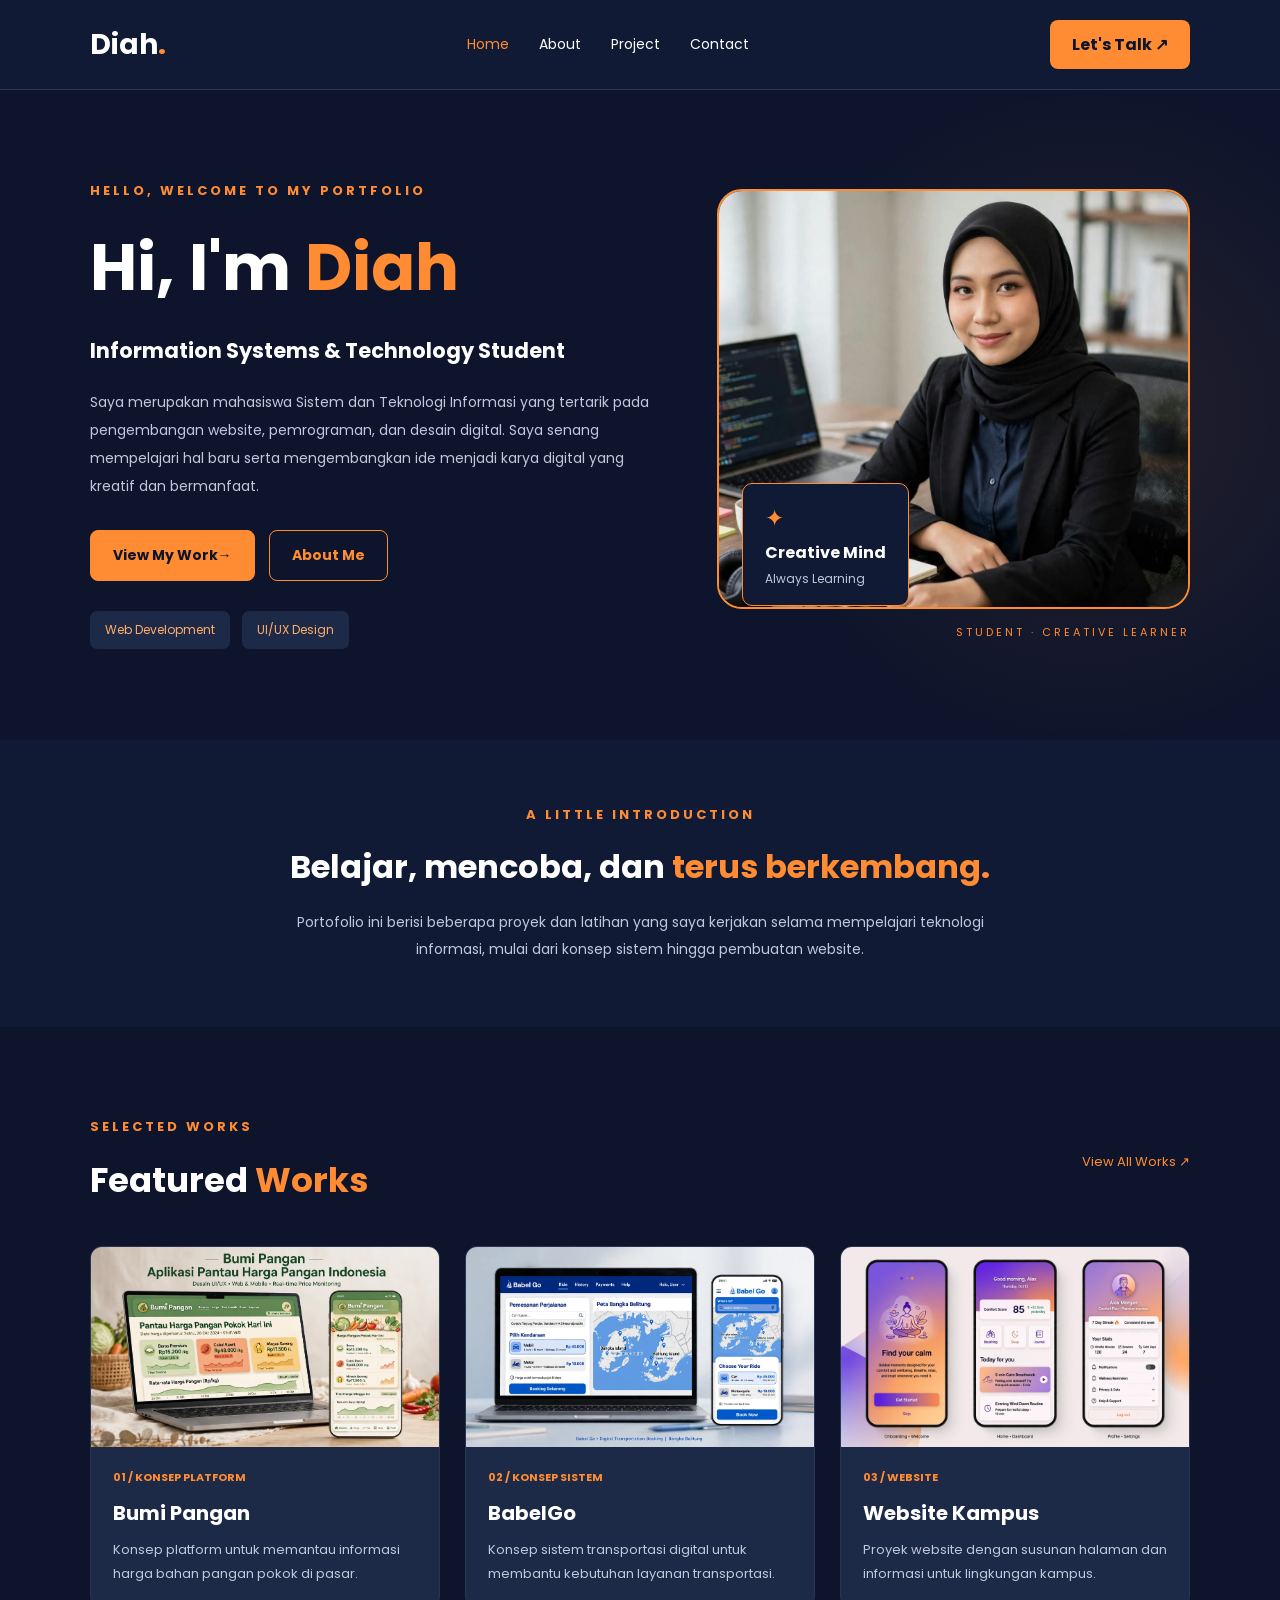
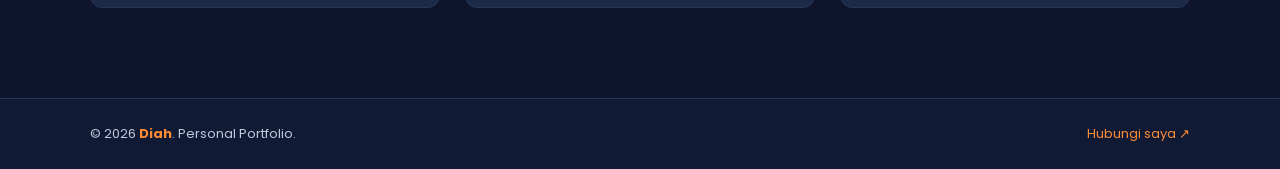
<file: index.html>
<!DOCTYPE html>
<html lang="id">
<head>
    <meta charset="UTF-8">
    <meta name="viewport" content="width=device-width, initial-scale=1.0">
    <title>Diah| Home</title>

    <link rel="stylesheet" href="index.css">

    <link rel="preconnect" href="https://fonts.googleapis.com">
    <link rel="preconnect" href="https://fonts.gstatic.com" crossorigin>
    <link href="https://fonts.googleapis.com/css2?family=Poppins:wght@400;500;600;700;800&display=swap" rel="stylesheet">
</head>

<body>

    <header class="site-header">

        <a class="logo" href="index.html">Diah<span>.</span></a>
        <nav class="main-nav" aria-label="Navigasi utama">
            <a class="active" href="index.html">Home</a>
            <a href="about.html">About</a>
            <a href="project.html">Project</a>
            <a href="kontak.html">Contact</a>
        </nav>

        <a class="header-button" href="kontak.html">
            Let's Talk <span>↗</span>
        </a>

    </header>

    <main>

        <section class="hero section-wrap" id="home">
            <article class="hero-text">

                <p class="eyebrow">
                    HELLO, WELCOME TO MY PORTFOLIO
                </p>

                <h1>Hi, I'm <span>Diah</span></h1>
                <h2>Information Systems &amp; Technology Student</h2>

                <p class="hero-description">
                    Saya merupakan mahasiswa Sistem dan Teknologi Informasi
                    yang tertarik pada pengembangan website, pemrograman,
                    dan desain digital. Saya senang mempelajari hal baru
                    serta mengembangkan ide menjadi karya digital yang
                    kreatif dan bermanfaat.
                </p>

                <div class="hero-actions">
                    <a class="button button-primary" href="project.html">
                        View My Work<span>→</span>
                    </a>

                    <a class="button button-outline" href="about.html">
                        About Me
                    </a>

                </div>

                <ul class="tag-list">
                    <li>Web Development</li>
                    <li>UI/UX Design</li>
                </ul>

            </article>


            <article class="hero-visual">
                <img class="hero-photo"
                     src="img/profil.jpeg"
                     alt="Foto profil Diahers">

                <aside class="floating-note">
                    <span class="note-star">✦</span>

                    <h3>Creative Mind</h3>
                    <p>Always Learning</p>

                </aside>

                <p class="photo-caption">
                    STUDENT · CREATIVE LEARNER
                </p>

            </article>
        </section>

        <section class="intro-strip section-wrap">

            <p class="eyebrow">A LITTLE INTRODUCTION</p>
            <h2>
                Belajar, mencoba, dan
                <span>terus berkembang.</span>
            </h2>

            <p>
                Portofolio ini berisi beberapa proyek dan latihan yang
                saya kerjakan selama mempelajari teknologi informasi,
                mulai dari konsep sistem hingga pembuatan website.
            </p>
        </section>

        <section class="section-wrap featured-section">
            <div class="section-heading">
                <div>
                    <p class="eyebrow">SELECTED WORKS</p>

                    <h2>Featured <span>Works</span></h2>
                </div>

                <a class="text-link" href="project.html">
                    View All Works ↗
                </a>
            </div>

            <div class="featured-grid">
                <article class="featured-card">
                    <img src="img/bumipangan.jpg"
                         alt="Tampilan proyek Bumi Pangan">

                    <div class="card-content">
                        <p class="card-category">
                            01 / KONSEP PLATFORM
                        </p>

                        <h3>Bumi Pangan</h3>
                        <p>
                            Konsep platform untuk memantau informasi
                            harga bahan pangan pokok di pasar.
                        </p>
                    </div>
                </article>


                <article class="featured-card">
                    <img src="img/babelgo.jpg"
                         alt="Tampilan proyek BabelGo">

                    <div class="card-content">
                        <p class="card-category">
                            02 / KONSEP SISTEM
                        </p>

                        <h3>BabelGo</h3>
                        <p>
                            Konsep sistem transportasi digital untuk
                            membantu kebutuhan layanan transportasi.
                        </p>
                    </div>
                </article>


                <article class="featured-card">
                    <img src="img/interface.jpg"
                         alt="Tampilan proyek website kampus">

                    <div class="card-content">
                        <p class="card-category">
                            03 / WEBSITE
                        </p>

                        <h3>Website Kampus</h3>
                        <p>
                            Proyek website dengan susunan halaman dan
                            informasi untuk lingkungan kampus.
                        </p>

                    </div>

                </article>
            </div>
        </section>
    </main>

    <footer class="site-footer">
        <p>© 2026 <span>Diah</span>. Personal Portfolio.</p>
        <a href="kontak.html">Hubungi saya ↗</a>

    </footer>
</body>
</html>
</file>
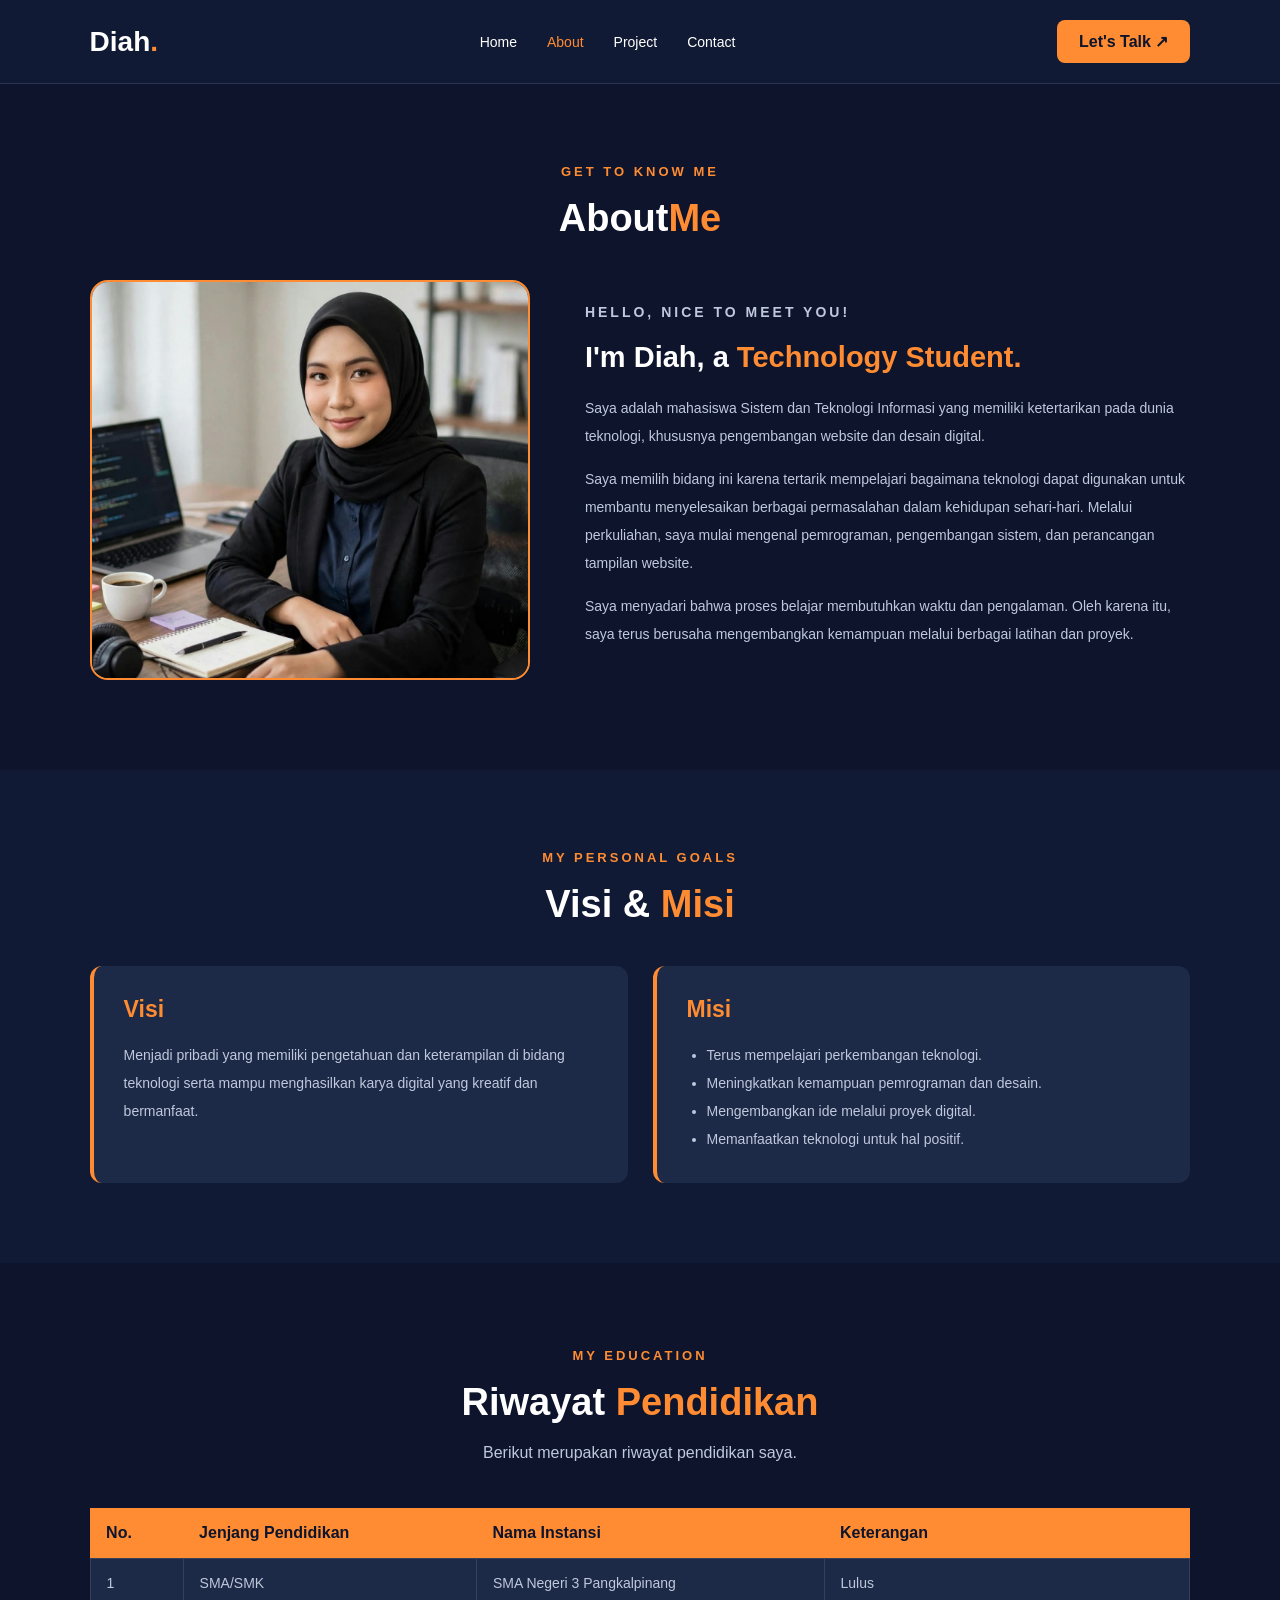
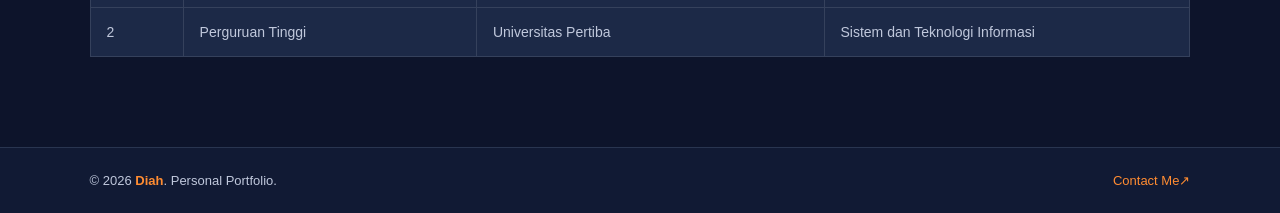
<file: about.html>
<!DOCTYPE html>
<html lang="id">
<head>
    <meta charset="UTF-8">
    <meta name="viewport" content="width=device-width, initial-scale=1.0">
    <title>Diah | About Me</title>

    <link rel="stylesheet" href="index.css">
</head>

<body>

    <header class="site-header">
        <a class="logo" href="index.html">Diah<span>.</span></a>

        <nav class="main-nav">
            <a href="index.html">Home</a>
            <a href="about.html" class="active">About</a>
            <a href="project.html">Project</a>
            <a href="kontak.html">Contact</a>
        </nav>

        <a href="kontak.html" class="header-button">
            Let's Talk ↗
        </a>
    </header>

    <main>

        <section class="about-section section-wrap">
            <div class="section-heading">
                <p class="eyebrow">GET TO KNOW ME</p>
                <h1>About<span>Me</span></h1>
            </div>

            <article class="about-content">
                <img src="img/profil.jpeg" alt="Foto profil Diahers">
                <div class="about-text">
                    <p class="eyebrow">HELLO, NICE TO MEET YOU!</p>

                    <h2>I'm Diah, a <span>Technology Student.</span></h2>
                    <p>
                        Saya adalah mahasiswa Sistem dan Teknologi Informasi
                        yang memiliki ketertarikan pada dunia teknologi,
                        khususnya pengembangan website dan desain digital.
                    </p>

                    <p>
                        Saya memilih bidang ini karena tertarik mempelajari
                        bagaimana teknologi dapat digunakan untuk membantu
                        menyelesaikan berbagai permasalahan dalam kehidupan
                        sehari-hari. Melalui perkuliahan, saya mulai
                        mengenal pemrograman, pengembangan sistem, dan
                        perancangan tampilan website.
                    </p>

                    <p>
                        Saya menyadari bahwa proses belajar membutuhkan
                        waktu dan pengalaman. Oleh karena itu, saya terus
                        berusaha mengembangkan kemampuan melalui berbagai
                        latihan dan proyek.
                    </p>

                </div>
            </article>
        </section>

        <section class="vision-section">
            <div class="section-wrap">
                <div class="section-heading">
                    <p class="eyebrow">MY PERSONAL GOALS</p>
                    <h2>Visi &amp; <span>Misi</span></h2>
                </div>

                <article class="vision-content">
                    <div class="vision-card">

                        <h3>Visi</h3>
                        <p>
                            Menjadi pribadi yang memiliki pengetahuan
                            dan keterampilan di bidang teknologi serta
                            mampu menghasilkan karya digital yang
                            kreatif dan bermanfaat.
                        </p>

                    </div>

                    <div class="vision-card">
                        <h3>Misi</h3>
                        <ul>
                            <li>Terus mempelajari perkembangan teknologi.</li>
                            <li>Meningkatkan kemampuan pemrograman dan desain.</li>
                            <li>Mengembangkan ide melalui proyek digital.</li>
                            <li>Memanfaatkan teknologi untuk hal positif.</li>
                        </ul>

                    </div>
                </article>
            </div>
        </section>

        <section class="education-section section-wrap">
            <div class="section-heading">
                <p class="eyebrow">MY EDUCATION</p>

                <h2>Riwayat <span>Pendidikan</span></h2>
                <p>
                    Berikut merupakan riwayat pendidikan saya.
                </p>

            </div>

            <table>
                <thead>
                    <tr>
                        <th>No.</th>
                        <th>Jenjang Pendidikan</th>
                        <th>Nama Instansi</th>
                        <th>Keterangan</th>
                    </tr>
                </thead>

                <tbody>
                    <tr>
                        <td>1</td>
                        <td>SMA/SMK</td>
                        <td>SMA Negeri 3 Pangkalpinang</td>
                        <td>Lulus</td>
                    </tr>

                    <tr>
                        <td>2</td>
                        <td>Perguruan Tinggi</td>
                        <td>Universitas Pertiba</td>
                        <td>Sistem dan Teknologi Informasi</td>
                    </tr>

                </tbody>
            </table>
        </section>
    </main>

    <footer class="site-footer">
        <p>© 2026 <span>Diah</span>. Personal Portfolio.</p>
        <a href="kontak.html">Contact Me↗</a>

    </footer>
</body>
</html>
</file>
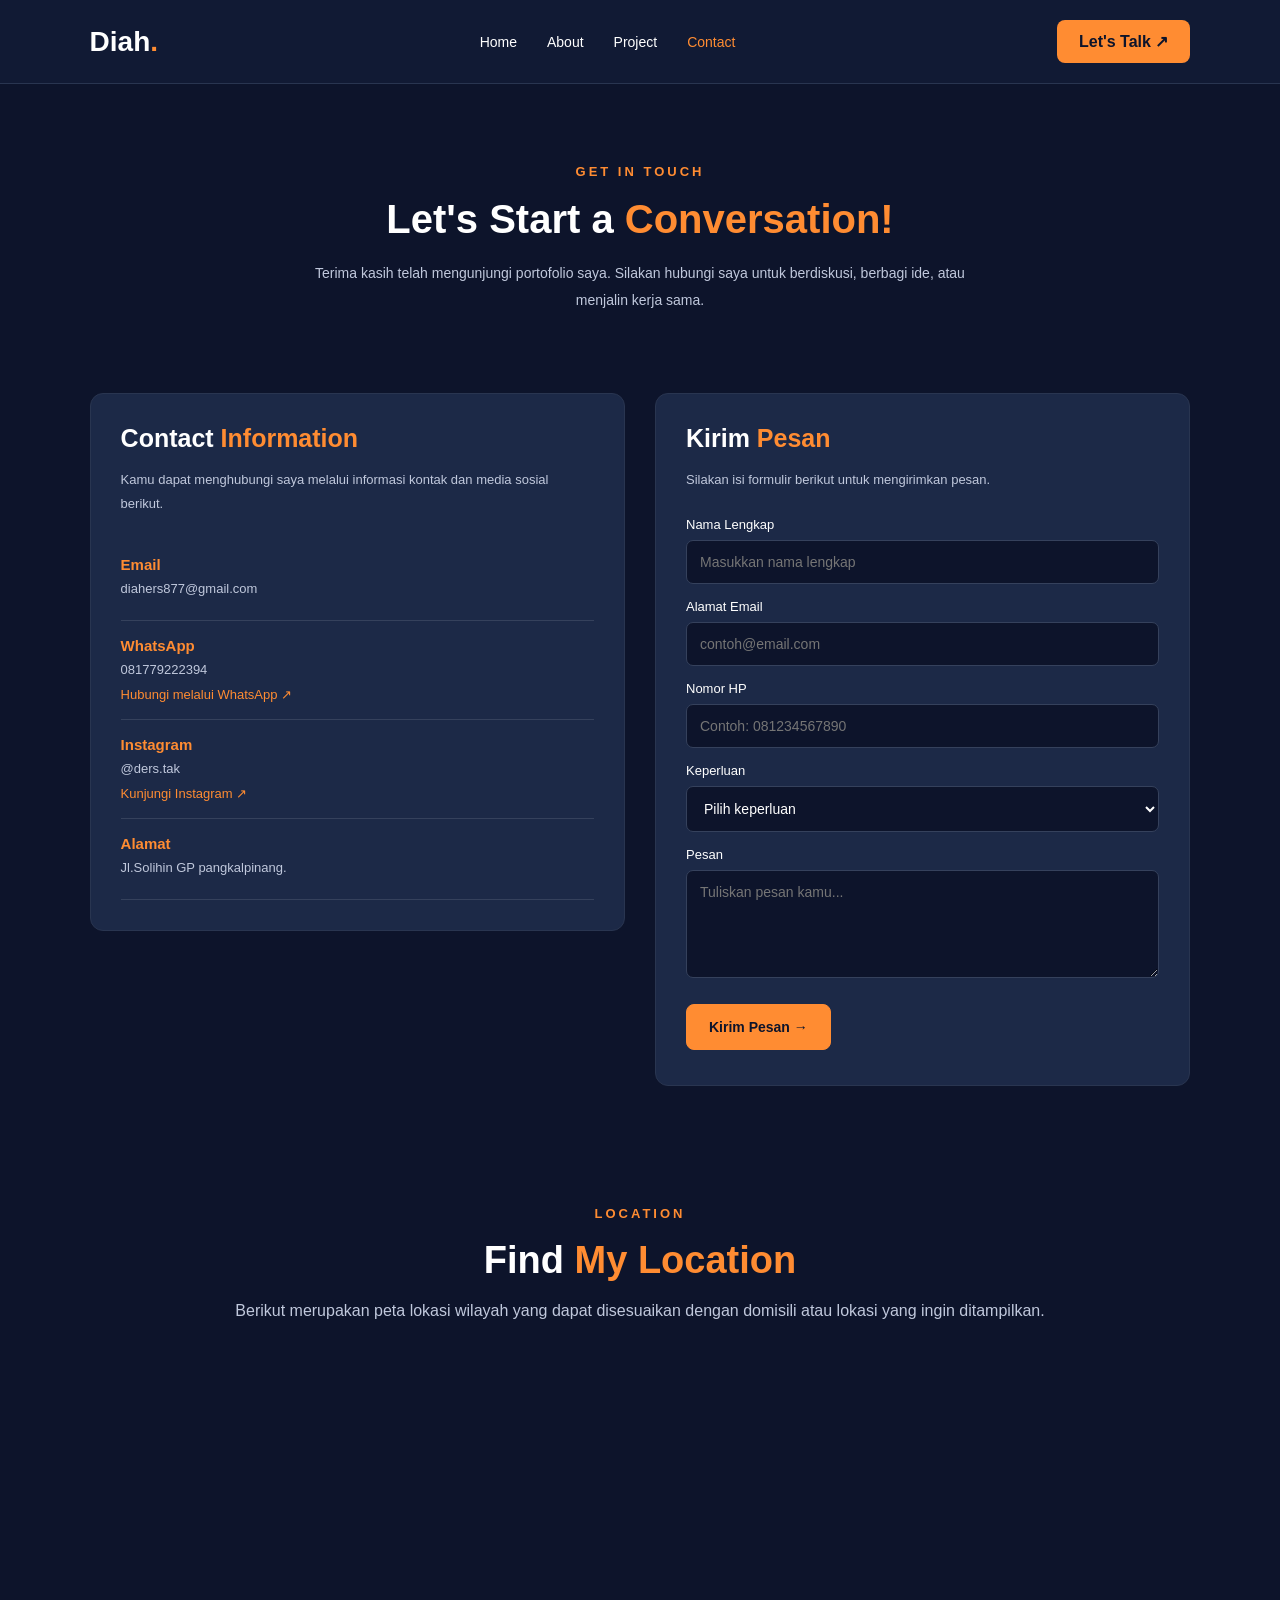
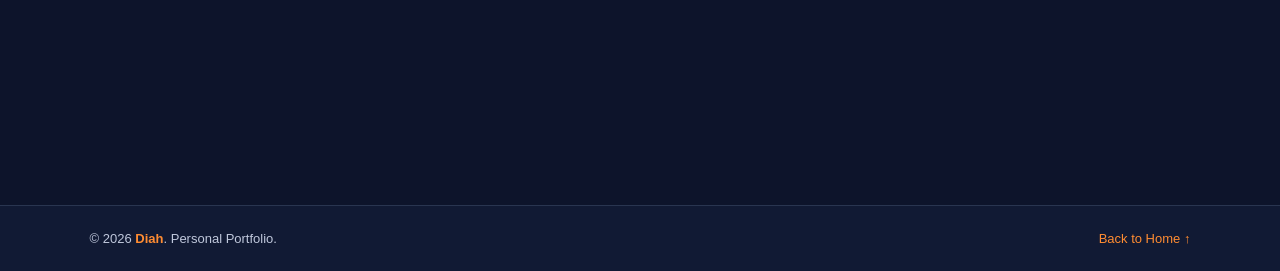
<file: kontak.html>
<!DOCTYPE html>
<html lang="id">
<head>
    <meta charset="UTF-8">
    <meta name="viewport" content="width=device-width, initial-scale=1.0">
    <title>Diah | Contact</title>

    <link rel="stylesheet" href="index.css">
</head>

<body>

    <header class="site-header">
        <a class="logo" href="index.html">Diah<span>.</span></a>

        <nav class="main-nav">
            <a href="index.html">Home</a>
            <a href="about.html">About</a>
            <a href="project.html">Project</a>
            <a href="kontak.html" class="active">Contact</a>
        </nav>

        <a href="kontak.html" class="header-button">
            Let's Talk ↗
        </a>

    </header>

    <main>
        <section class="contact-heading section-wrap">
            <p class="eyebrow">GET IN TOUCH</p>

            <h1>Let's Start a <span>Conversation!</span></h1>
            <p>
                Terima kasih telah mengunjungi portofolio saya.
                Silakan hubungi saya untuk berdiskusi, berbagi ide,
                atau menjalin kerja sama.
            </p>

        </section>

        <section class="contact-section section-wrap">
            <article class="contact-information">

                <h2>Contact <span>Information</span></h2>
                <p>
                    Kamu dapat menghubungi saya melalui informasi
                    kontak dan media sosial berikut.
                </p>

                <div class="contact-item">
                    <h3>Email</h3>
                    <p>diahers877@gmail.com</p>
                </div>

                <div class="contact-item">
                    <h3>WhatsApp</h3>
                    <p>081779222394</p>

                    <a href="https://wa.me/6281779222394"
                       target="_blank">
                        Hubungi melalui WhatsApp ↗
                    </a>
                </div>

                <div class="contact-item">
                    <h3>Instagram</h3>
                    <p>@ders.tak</p>

                    <a href="https://instagram.com/ders.tak"
                       target="_blank">
                        Kunjungi Instagram ↗
                    </a>
                </div>

                <div class="contact-item">
                    <h3>Alamat</h3>
                    <p>Jl.Solihin GP pangkalpinang.</p>
                </div>

            </article>

            <article class="contact-form">

                <h2>Kirim <span>Pesan</span></h2>
                <p>
                    Silakan isi formulir berikut untuk mengirimkan pesan.
                </p>

                <form action="#" method="post">

                    <label for="nama">Nama Lengkap</label>

                    <input type="text"
                           id="nama"
                           name="nama"
                           placeholder="Masukkan nama lengkap"
                           required>

                    <label for="email">Alamat Email</label>

                    <input type="email"
                           id="email"
                           name="email"
                           placeholder="contoh@email.com"
                           required>

                    <label for="nomor">Nomor HP</label>

                    <input type="tel"
                           id="nomor"
                           name="nomor"
                           placeholder="Contoh: 081234567890"
                           pattern="[0-9]{10,13}"
                           title="Masukkan nomor HP 10 sampai 13 digit"
                           required>

                    <label for="pilihan">Keperluan</label>

                    <select id="pilihan" name="pilihan" required>

                        <option value="" disabled selected>
                            Pilih keperluan
                        </option>

                        <option value="Diskusi">
                            Diskusi
                        </option>

                        <option value="Kerja Sama">
                            Kerja Sama
                        </option>

                        <option value="Informasi">
                            Meminta Informasi
                        </option>

                        <option value="Lainnya">
                            Lainnya
                        </option>

                    </select>

                    <label for="pesan">Pesan</label>

                    <textarea id="pesan"
                              name="pesan"
                              rows="5"
                              minlength="10"
                              maxlength="300"
                              placeholder="Tuliskan pesan kamu..."
                              required></textarea>

                    <button type="submit" class="button button-primary">
                        Kirim Pesan →
                    </button>
                </form>
            </article>
        </section>

        <section class="map-section section-wrap">

            <div class="section-heading">

                <p class="eyebrow">LOCATION</p>

                <h2>Find <span>My Location</span></h2>

                <p>
                    Berikut merupakan peta lokasi wilayah yang dapat
                    disesuaikan dengan domisili atau lokasi yang ingin
                    ditampilkan.
                </p>

            </div>

            <iframe
                src="https://maps.google.com/maps?q=Pangkalpinang%2C%20Indonesia&output=embed"
                width="100%"
                height="350"
                style="border:0;"
                allowfullscreen=""
                loading="lazy"
                title="Peta lokasi Pangkalpinang">
            </iframe>
        </section>
    </main>

    <footer class="site-footer">

        <p>© 2026 <span>Diah</span>. Personal Portfolio.</p>

        <a href="index.html">Back to Home ↑</a>

    </footer>
</body>
</html>
</file>
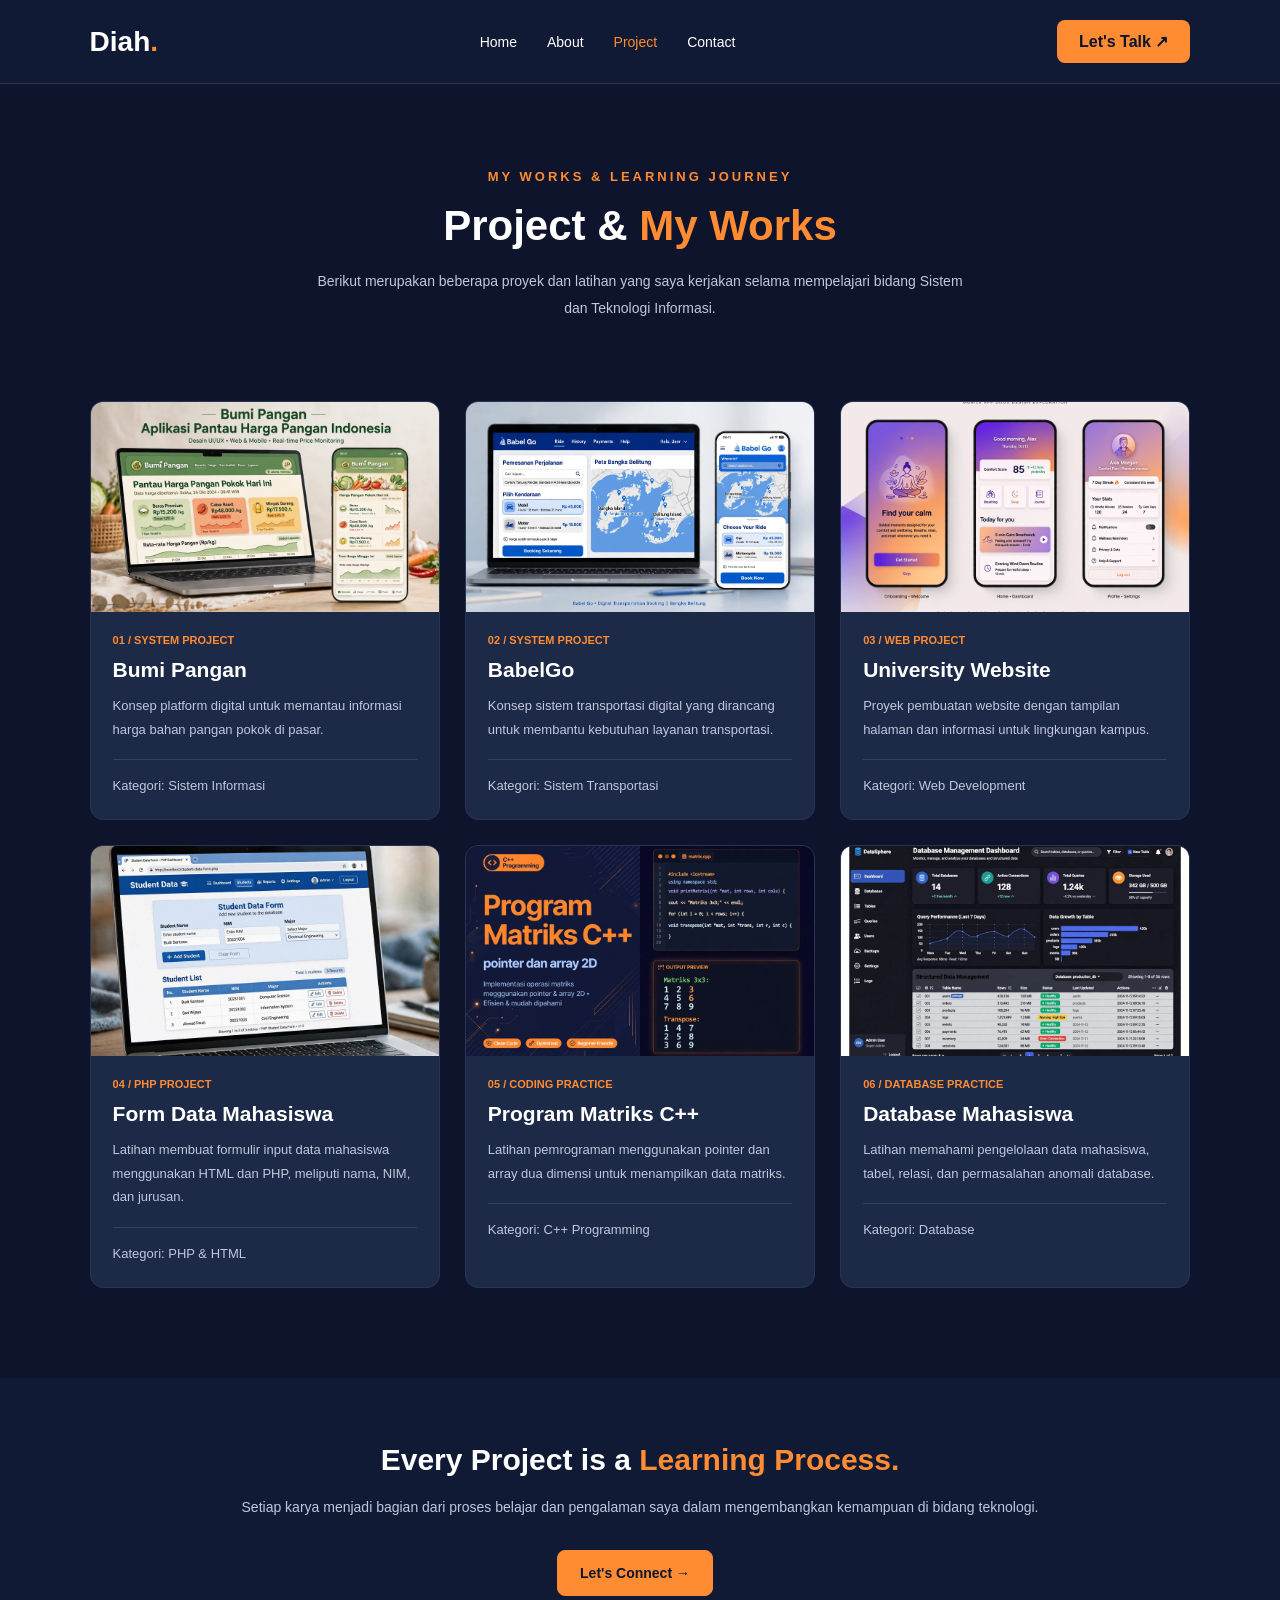
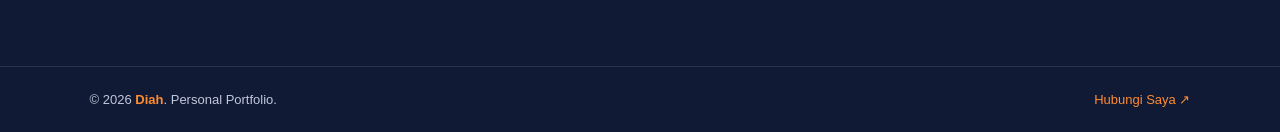
<file: 2559201003-DIAH EKA RISTRIA SIMANJUNTAK/project.html>
<!DOCTYPE html>
<html lang="id">
<head>
    <meta charset="UTF-8">
    <meta name="viewport" content="width=device-width, initial-scale=1.0">
    <title>Diahers | Project</title>

    <link rel="stylesheet" href="index.css">
</head>

<body>
    <header class="site-header">
        <a class="logo" href="index.html">Diah<span>.</span></a>

        <nav class="main-nav">
            <a href="index.html">Home</a>
            <a href="about.html">About</a>
            <a href="project.html" class="active">Project</a>
            <a href="kontak.html">Contact</a>
        </nav>

        <a href="kontak.html" class="header-button">
            Let's Talk ↗
        </a>

    </header>

    <main>

        <section class="catalog-heading section-wrap">
            <p class="eyebrow">MY WORKS & LEARNING JOURNEY</p>

            <h1>Project &amp; <span>My Works</span></h1>
            <p>
                Berikut merupakan beberapa proyek dan latihan yang
                saya kerjakan selama mempelajari bidang Sistem dan
                Teknologi Informasi.
            </p>

        </section>

        <section class="catalog-section section-wrap">
            <div class="catalog-grid">

                <article class="catalog-card">
                    <img src="img/bumipangan.jpg"
                         alt="Tampilan konsep platform Bumi Pangan">

                    <div class="catalog-info">
                        <p class="card-category">
                            01 / SYSTEM PROJECT
                        </p>

                        <h2>Bumi Pangan</h2>
                        <p>
                            Konsep platform digital untuk memantau
                            informasi harga bahan pangan pokok
                            di pasar.
                        </p>

                        <p class="project-type">
                            Kategori: Sistem Informasi
                        </p>
                    </div>
                </article>

                <article class="catalog-card">
                    <img src="img/babelgo.jpg"
                         alt="Tampilan konsep sistem transportasi BabelGo">

                    <div class="catalog-info">
                        <p class="card-category">
                            02 / SYSTEM PROJECT
                        </p>

                        <h2>BabelGo</h2>
                        <p>
                            Konsep sistem transportasi digital yang
                            dirancang untuk membantu kebutuhan
                            layanan transportasi.
                        </p>

                        <p class="project-type">
                            Kategori: Sistem Transportasi
                        </p>
                    </div>
                </article>

                <article class="catalog-card">
                    <img src="img/interface.jpg"
                         alt="Tampilan proyek website kampus">

                    <div class="catalog-info">
                        <p class="card-category">
                            03 / WEB PROJECT
                        </p>

                        <h2>University Website</h2>
                        <p>
                            Proyek pembuatan website dengan
                            tampilan halaman dan informasi
                            untuk lingkungan kampus.
                        </p>

                        <p class="project-type">
                            Kategori: Web Development
                        </p>
                    </div>
                </article>

                <article class="catalog-card">
                    <img src="img/student.jpg"
                         alt="Tampilan latihan form data mahasiswa">

                    <div class="catalog-info">
                        <p class="card-category">
                            04 / PHP PROJECT
                        </p>

                        <h2>Form Data Mahasiswa</h2>
                        <p>
                            Latihan membuat formulir input data
                            mahasiswa menggunakan HTML dan PHP,
                            meliputi nama, NIM, dan jurusan.
                        </p>

                        <p class="project-type">
                            Kategori: PHP &amp; HTML
                        </p>
                    </div>
                </article>

                <article class="catalog-card">
                    <img src="img/c++.jpg"
                         alt="Tampilan latihan program C++">

                    <div class="catalog-info">
                        <p class="card-category">
                            05 / CODING PRACTICE
                        </p>

                        <h2>Program Matriks C++</h2>
                        <p>
                            Latihan pemrograman menggunakan
                            pointer dan array dua dimensi
                            untuk menampilkan data matriks.
                        </p>

                        <p class="project-type">
                            Kategori: C++ Programming
                        </p>
                    </div>
                </article>

                <article class="catalog-card">
                    <img src="img/database.jpg"
                         alt="Ilustrasi latihan perancangan database">

                    <div class="catalog-info">
                        <p class="card-category">
                            06 / DATABASE PRACTICE
                        </p>

                        <h2>Database Mahasiswa</h2>
                        <p>
                            Latihan memahami pengelolaan data
                            mahasiswa, tabel, relasi, dan
                            permasalahan anomali database.
                        </p>

                        <p class="project-type">
                            Kategori: Database
                        </p>
                    </div>
                </article>

            </div>

        </section>

        <section class="catalog-message">
            <h2>Every Project is a <span>Learning Process.</span></h2>
            <p>
                Setiap karya menjadi bagian dari proses belajar
                dan pengalaman saya dalam mengembangkan kemampuan
                di bidang teknologi.
            </p>

            <a href="kontak.html" class="button button-primary">
                Let's Connect →
            </a>

        </section>

    </main>

    <footer class="site-footer">
        <p>© 2026 <span>Diah</span>. Personal Portfolio.</p>
        <a href="kontak.html">Hubungi Saya ↗</a>
    </footer>
</body>
</html>
</file>
<file: index.css>
/* =================================
   1. PENGATURAN DASAR
================================= */

:root {
    --warna-utama: #0d142b;
    --warna-kedua: #111a34;
    --warna-kartu: #1c2947;
    --warna-oranye: #ff8c32;
    --warna-teks: #ffffff;
    --warna-abu: #c0c8dc;
}

* {
    margin: 0;
    padding: 0;
    box-sizing: border-box;
    scroll-behavior: smooth;
}

body {
    font-family: 'Poppins', Arial, sans-serif;
    background: var(--warna-utama);
    color: var(--warna-teks);
}

a {
    text-decoration: none;
}

section {
    padding: 80px 7%;
}

.section-wrap {
    max-width: 1400px;
    margin: auto;
}


/* =================================
   2. HEADER DAN NAVIGASI
================================= */

.site-header {
    background: var(--warna-kedua);
    padding: 20px 7%;
    display: flex;
    justify-content: space-between;
    align-items: center;
    position: sticky;
    top: 0;
    z-index: 100;
    border-bottom: 1px solid #293550;
}

.logo {
    color: var(--warna-teks);
    font-size: 28px;
    font-weight: bold;
}

.logo span {
    color: var(--warna-oranye);
}

.main-nav {
    display: flex;
    gap: 30px;
}

.main-nav a {
    color: var(--warna-teks);
    font-size: 14px;
    transition: 0.3s;
}

.main-nav a:hover,
.main-nav a.active {
    color: var(--warna-oranye);
}

.header-button {
    background: var(--warna-oranye);
    color: var(--warna-utama);
    padding: 12px 22px;
    border-radius: 8px;
    font-weight: bold;
    transition: 0.3s;
}

.header-button:hover {
    background: #ffa653;
}


/* =================================
   3. TOMBOL DAN JUDUL
================================= */

.eyebrow {
    color: var(--warna-oranye);
    font-size: 13px;
    font-weight: bold;
    letter-spacing: 3px;
    margin-bottom: 18px;
}

.button {
    display: inline-block;
    padding: 14px 22px;
    border-radius: 8px;
    font-size: 14px;
    font-weight: bold;
    margin: 5px 10px 5px 0;
    transition: 0.3s;
    cursor: pointer;
}

.button-primary {
    background: var(--warna-oranye);
    color: var(--warna-utama);
    border: 1px solid var(--warna-oranye);
}

.button-primary:hover {
    background: #ffa653;
    transform: translateY(-3px);
}

.button-outline {
    color: var(--warna-oranye);
    border: 1px solid var(--warna-oranye);
}

.button-outline:hover {
    background: var(--warna-oranye);
    color: var(--warna-utama);
}

.section-heading {
    text-align: center;
    margin-bottom: 40px;
}

.section-heading h1,
.section-heading h2 {
    font-size: 38px;
}

.section-heading h1 span,
.section-heading h2 span {
    color: var(--warna-oranye);
}

.section-heading > p:last-child {
    color: var(--warna-abu);
    margin-top: 15px;
    line-height: 1.8;
}


/* =================================
   4. HALAMAN BERANDA
================================= */

.hero {
    display: flex;
    justify-content: space-between;
    align-items: center;
    gap: 55px;
    min-height: 620px;
    background:
        radial-gradient(circle at 85% 50%,
        rgba(255,140,50,0.10), transparent 30%);
}

.hero-text {
    flex: 1;
}

.hero-text h1 {
    font-size: 65px;
    margin-bottom: 18px;
}

.hero-text h1 span {
    color: var(--warna-oranye);
}

.hero-text h2 {
    font-size: 21px;
    margin-bottom: 22px;
}

.hero-description {
    color: var(--warna-abu);
    font-size: 14px;
    line-height: 2;
    margin-bottom: 25px;
}

.hero-actions {
    margin-bottom: 25px;
}

.tag-list {
    display: flex;
    gap: 12px;
    list-style: none;
    flex-wrap: wrap;
    margin-top: 20px;
}

.tag-list li {
    background: var(--warna-kartu);
    color: #ffad69;
    padding: 10px 15px;
    border-radius: 7px;
    font-size: 12px;
}

.hero-visual {
    width: 43%;
    position: relative;
}

.hero-photo {
    width: 100%;
    height: 420px;
    object-fit: cover;
    border: 2px solid var(--warna-oranye);
    border-radius: 25px;
    background: var(--warna-kartu);
    display: block;
}

.floating-note {
    position: absolute;
    bottom: 35px;
    left: 25px;
    background: var(--warna-kedua);
    border: 1px solid var(--warna-oranye);
    border-radius: 10px;
    padding: 17px 22px;
    animation: naik-turun 3s infinite;
}

.note-star {
    color: var(--warna-oranye);
    font-size: 23px;
}

.floating-note h3 {
    margin: 5px 0;
    font-size: 16px;
}

.floating-note p {
    color: var(--warna-abu);
    font-size: 12px;
}

.photo-caption {
    color: var(--warna-oranye);
    font-size: 11px;
    letter-spacing: 3px;
    text-align: right;
    margin-top: 15px;
}


/* =================================
   5. PERKENALAN SINGKAT
================================= */

.intro-strip {
    background: var(--warna-kedua);
    text-align: center;
    padding-top: 65px;
    padding-bottom: 65px;
}

.intro-strip h2 {
    font-size: 32px;
    margin-bottom: 18px;
}

.intro-strip h2 span {
    color: var(--warna-oranye);
}

.intro-strip > p:last-child {
    color: var(--warna-abu);
    line-height: 1.9;
    max-width: 750px;
    margin: auto;
    font-size: 14px;
}


/* =================================
   6. KARYA UNGGULAN
================================= */

.featured-section {
    padding-top: 90px;
    padding-bottom: 90px;
}

.featured-grid {
    display: grid;
    grid-template-columns: repeat(3, 1fr);
    gap: 25px;
}

.featured-card {
    background: var(--warna-kartu);
    border: 1px solid #293550;
    border-radius: 12px;
    overflow: hidden;
    transition: 0.3s;
}

.featured-card:hover {
    transform: translateY(-8px);
    border-color: var(--warna-oranye);
}

.featured-card img {
    width: 100%;
    height: 200px;
    object-fit: cover;
    display: block;
}

.card-content {
    padding: 22px;
}

.card-category {
    color: var(--warna-oranye);
    font-size: 11px;
    font-weight: bold;
    margin-bottom: 12px;
}

.card-content h3 {
    font-size: 20px;
    margin-bottom: 10px;
}

.card-content p:last-child {
    color: var(--warna-abu);
    font-size: 13px;
    line-height: 1.8;
}

.section-heading {
    text-align: center;
}

.featured-section .section-heading {
    display: flex;
    justify-content: space-between;
    align-items: center;
    text-align: left;
}

.featured-section .section-heading h2 {
    font-size: 34px;
}

.text-link {
    color: var(--warna-oranye);
    font-size: 13px;
}

.text-link:hover {
    text-decoration: underline;
}


/* =================================
   7. HALAMAN TENTANG
================================= */

.about-section {
    padding-top: 80px;
    padding-bottom: 90px;
}

.about-section > .section-heading {
    text-align: center;
}

.about-content {
    display: flex;
    align-items: center;
    gap: 55px;
}

.about-content > img {
    width: 40%;
    height: 400px;
    object-fit: cover;
    border: 2px solid var(--warna-oranye);
    border-radius: 18px;
}

.about-text {
    flex: 1;
}

.about-text h2 {
    font-size: 29px;
    margin-bottom: 20px;
}

.about-text h2 span {
    color: var(--warna-oranye);
}

.about-text p {
    color: var(--warna-abu);
    font-size: 14px;
    line-height: 2;
    margin-bottom: 15px;
}


/* VISI DAN MISI */

.vision-section {
    background: var(--warna-kedua);
    padding: 80px 7%;
}

.vision-content {
    display: flex;
    gap: 25px;
}

.vision-card {
    flex: 1;
    background: var(--warna-kartu);
    padding: 30px;
    border-radius: 12px;
    border-left: 4px solid var(--warna-oranye);
}

.vision-card h3 {
    color: var(--warna-oranye);
    font-size: 23px;
    margin-bottom: 18px;
}

.vision-card p,
.vision-card li {
    color: var(--warna-abu);
    font-size: 14px;
    line-height: 2;
}

.vision-card ul {
    padding-left: 20px;
}


/* RIWAYAT PENDIDIKAN */

.education-section {
    padding-top: 85px;
    padding-bottom: 90px;
}

.education-section table {
    width: 100%;
    border-collapse: collapse;
    background: var(--warna-kartu);
}

.education-section th {
    background: var(--warna-oranye);
    color: var(--warna-utama);
    padding: 16px;
    text-align: left;
}

.education-section td {
    padding: 16px;
    border: 1px solid #35415c;
    color: var(--warna-abu);
    font-size: 14px;
}

.education-section tr:hover {
    background: #273551;
}


/* =================================
   8. HALAMAN KATALOG
================================= */

.catalog-heading {
    text-align: center;
    padding-top: 85px;
    padding-bottom: 45px;
}

.catalog-heading h1 {
    font-size: 42px;
    margin-bottom: 18px;
}

.catalog-heading h1 span {
    color: var(--warna-oranye);
}

.catalog-heading > p:last-child {
    color: var(--warna-abu);
    max-width: 650px;
    margin: auto;
    font-size: 14px;
    line-height: 1.9;
}

.catalog-section {
    padding-top: 35px;
    padding-bottom: 90px;
}

.catalog-grid {
    display: grid;
    grid-template-columns: repeat(3, 1fr);
    gap: 25px;
}

.catalog-card {
    background: var(--warna-kartu);
    border: 1px solid #293550;
    border-radius: 13px;
    overflow: hidden;
    transition: 0.3s;
}

.catalog-card:hover {
    transform: translateY(-8px);
    border-color: var(--warna-oranye);
}

.catalog-card img {
    width: 100%;
    height: 210px;
    object-fit: cover;
    display: block;
    background: #293550;
}

.catalog-info {
    padding: 22px;
}

.catalog-info .card-category {
    color: var(--warna-oranye);
    font-size: 11px;
    font-weight: bold;
}

.catalog-info h2 {
    font-size: 21px;
    margin: 12px 0;
}

.catalog-info > p:not(.card-category) {
    color: var(--warna-abu);
    font-size: 13px;
    line-height: 1.8;
}

.catalog-info .project-type {
    margin-top: 18px;
    padding-top: 14px;
    border-top: 1px solid #35415c;
    color: var(--warna-oranye);
}

.catalog-message {
    background: var(--warna-kedua);
    text-align: center;
    padding: 65px 7%;
}

.catalog-message h2 {
    font-size: 30px;
    margin-bottom: 18px;
}

.catalog-message h2 span {
    color: var(--warna-oranye);
}

.catalog-message p {
    color: var(--warna-abu);
    line-height: 1.8;
    margin-bottom: 25px;
    font-size: 14px;
}


/* =================================
   9. HALAMAN KONTAK
================================= */

.contact-heading {
    text-align: center;
    padding-top: 80px;
    padding-bottom: 45px;
}

.contact-heading h1 {
    font-size: 40px;
    margin-bottom: 18px;
}

.contact-heading h1 span {
    color: var(--warna-oranye);
}

.contact-heading > p:last-child {
    color: var(--warna-abu);
    font-size: 14px;
    line-height: 1.9;
    max-width: 650px;
    margin: auto;
}

.contact-section {
    display: flex;
    align-items: flex-start;
    gap: 30px;
    padding-top: 35px;
    padding-bottom: 70px;
}

.contact-information,
.contact-form {
    flex: 1;
    background: var(--warna-kartu);
    border: 1px solid #293550;
    border-radius: 13px;
    padding: 30px;
}

.contact-information h2,
.contact-form h2 {
    font-size: 25px;
    margin-bottom: 15px;
}

.contact-information h2 span,
.contact-form h2 span {
    color: var(--warna-oranye);
}

.contact-information > p,
.contact-form > p {
    color: var(--warna-abu);
    font-size: 13px;
    line-height: 1.8;
    margin-bottom: 25px;
}

.contact-item {
    border-bottom: 1px solid #35415c;
    padding: 16px 0;
}

.contact-item h3 {
    color: var(--warna-oranye);
    font-size: 15px;
    margin-bottom: 8px;
}

.contact-item p {
    color: var(--warna-abu);
    font-size: 13px;
    margin-bottom: 8px;
}

.contact-item a {
    color: var(--warna-oranye);
    font-size: 13px;
}

.contact-item a:hover {
    text-decoration: underline;
}


/* FORMULIR */

.contact-form label {
    display: block;
    font-size: 13px;
    margin: 15px 0 8px;
}

.contact-form input,
.contact-form select,
.contact-form textarea {
    width: 100%;
    padding: 13px;
    background: var(--warna-utama);
    color: var(--warna-teks);
    border: 1px solid #35415c;
    border-radius: 7px;
    font-family: Arial, sans-serif;
    font-size: 14px;
}

.contact-form input:focus,
.contact-form select:focus,
.contact-form textarea:focus {
    outline: none;
    border-color: var(--warna-oranye);
}

.contact-form textarea {
    resize: vertical;
}

.contact-form button {
    margin-top: 22px;
    font-family: Arial, sans-serif;
}


/* PETA */

.map-section {
    padding-top: 50px;
    padding-bottom: 90px;
}

.map-section iframe {
    width: 100%;
    height: 350px;
    border: 0;
    border-radius: 13px;
    display: block;
}


/* =================================
   10. FOOTER
================================= */

.site-footer {
    background: var(--warna-kedua);
    padding: 25px 7%;
    display: flex;
    justify-content: space-between;
    align-items: center;
    gap: 15px;
    border-top: 1px solid #293550;
}

.site-footer p {
    color: var(--warna-abu);
    font-size: 13px;
}

.site-footer p span {
    color: var(--warna-oranye);
    font-weight: bold;
}

.site-footer a {
    color: var(--warna-oranye);
    font-size: 13px;
}

.site-footer a:hover {
    text-decoration: underline;
}


/* =================================
   11. ANIMASI SEDERHANA
================================= */

@keyframes naik-turun {
    0% {
        transform: translateY(0);
    }

    50% {
        transform: translateY(-10px);
    }

    100% {
        transform: translateY(0);
    }
}


/* =================================
   12. RESPONSIVE TABLET
================================= */

@media (max-width: 991px) {

    .site-header {
        padding: 20px 4%;
    }

    .main-nav {
        gap: 15px;
    }

    .main-nav a {
        font-size: 12px;
    }

    .hero {
        gap: 30px;
    }

    .hero-text h1 {
        font-size: 47px;
    }

    .hero-visual {
        width: 45%;
    }

    .featured-grid,
    .catalog-grid {
        grid-template-columns: repeat(2, 1fr);
    }

    .project-type {
        font-size: 12px;
    }

    .contact-section {
        gap: 20px;
    }

}


/* =================================
   13. RESPONSIVE DESKTOP
================================= */

@media (min-width: 992px) {

    .featured-grid,
    .catalog-grid {
        grid-template-columns: repeat(3, 1fr);
    }

    .hero {
        min-height: 650px;
    }

}


/* =================================
   14. RESPONSIVE HP
================================= */

@media (max-width: 600px) {

    section {
        padding: 60px 6%;
    }

    /* HEADER */

    .site-header {
        flex-direction: column;
        gap: 18px;
        padding: 18px 5%;
    }

    .logo {
        font-size: 26px;
    }

    .main-nav {
        width: 100%;
        display: flex;
        flex-direction: column;
        align-items: center;
        gap: 14px;
    }

    .main-nav a {
        font-size: 14px;
    }

    .header-button {
        display: none;
    }


    /* HOME */

    .hero {
        flex-direction: column;
        text-align: center;
        padding-top: 60px;
        gap: 40px;
    }

    .hero-text,
    .hero-visual {
        width: 100%;
    }

    .hero-text h1 {
        font-size: 42px;
    }

    .hero-text h2 {
        font-size: 18px;
    }

    .hero-description {
        font-size: 13px;
    }

    .hero-actions {
        margin-bottom: 20px;
    }

    .tag-list {
        justify-content: center;
    }

    .hero-photo {
        height: 320px;
    }

    .floating-note {
        left: 15px;
        bottom: 25px;
    }

    .photo-caption {
        font-size: 9px;
    }


    /* INTRO */

    .intro-strip h2 {
        font-size: 25px;
    }


    /* PROJECT UNGGULAN */

    .featured-section .section-heading {
        flex-direction: column;
        align-items: flex-start;
        gap: 15px;
    }

    .featured-section .section-heading h2 {
        font-size: 28px;
    }

    .featured-grid,
    .catalog-grid {
        grid-template-columns: 1fr;
    }


    /* ABOUT */

    .about-content {
        flex-direction: column;
        gap: 30px;
    }

    .about-content > img {
        width: 100%;
        height: 320px;
    }

    .about-text h2 {
        font-size: 24px;
    }

    .vision-content {
        flex-direction: column;
    }

    .education-section {
        overflow-x: auto;
    }

    .education-section table {
        min-width: 600px;
    }


    /* KATALOG */

    .catalog-heading h1,
    .contact-heading h1 {
        font-size: 31px;
    }

    .catalog-message h2 {
        font-size: 25px;
    }


    /* CONTACT */

    .contact-section {
        flex-direction: column;
    }

    .contact-information,
    .contact-form {
        width: 100%;
    }

    .contact-form {
        padding: 22px;
    }

    .map-section iframe {
        height: 280px;
    }


    /* FOOTER */

    .site-footer {
        flex-direction: column;
        text-align: center;
    }

}
</file>
<file: 2559201003-DIAH EKA RISTRIA SIMANJUNTAK/index.css>
/* =================================
   1. PENGATURAN DASAR
================================= */

:root {
    --warna-utama: #0d142b;
    --warna-kedua: #111a34;
    --warna-kartu: #1c2947;
    --warna-oranye: #ff8c32;
    --warna-teks: #ffffff;
    --warna-abu: #c0c8dc;
}

* {
    margin: 0;
    padding: 0;
    box-sizing: border-box;
    scroll-behavior: smooth;
}

body {
    font-family: 'Poppins', Arial, sans-serif;
    background: var(--warna-utama);
    color: var(--warna-teks);
}

a {
    text-decoration: none;
}

section {
    padding: 80px 7%;
}

.section-wrap {
    max-width: 1400px;
    margin: auto;
}


/* =================================
   2. HEADER DAN NAVIGASI
================================= */

.site-header {
    background: var(--warna-kedua);
    padding: 20px 7%;
    display: flex;
    justify-content: space-between;
    align-items: center;
    position: sticky;
    top: 0;
    z-index: 100;
    border-bottom: 1px solid #293550;
}

.logo {
    color: var(--warna-teks);
    font-size: 28px;
    font-weight: bold;
}

.logo span {
    color: var(--warna-oranye);
}

.main-nav {
    display: flex;
    gap: 30px;
}

.main-nav a {
    color: var(--warna-teks);
    font-size: 14px;
    transition: 0.3s;
}

.main-nav a:hover,
.main-nav a.active {
    color: var(--warna-oranye);
}

.header-button {
    background: var(--warna-oranye);
    color: var(--warna-utama);
    padding: 12px 22px;
    border-radius: 8px;
    font-weight: bold;
    transition: 0.3s;
}

.header-button:hover {
    background: #ffa653;
}


/* =================================
   3. TOMBOL DAN JUDUL
================================= */

.eyebrow {
    color: var(--warna-oranye);
    font-size: 13px;
    font-weight: bold;
    letter-spacing: 3px;
    margin-bottom: 18px;
}

.button {
    display: inline-block;
    padding: 14px 22px;
    border-radius: 8px;
    font-size: 14px;
    font-weight: bold;
    margin: 5px 10px 5px 0;
    transition: 0.3s;
    cursor: pointer;
}

.button-primary {
    background: var(--warna-oranye);
    color: var(--warna-utama);
    border: 1px solid var(--warna-oranye);
}

.button-primary:hover {
    background: #ffa653;
    transform: translateY(-3px);
}

.button-outline {
    color: var(--warna-oranye);
    border: 1px solid var(--warna-oranye);
}

.button-outline:hover {
    background: var(--warna-oranye);
    color: var(--warna-utama);
}

.section-heading {
    text-align: center;
    margin-bottom: 40px;
}

.section-heading h1,
.section-heading h2 {
    font-size: 38px;
}

.section-heading h1 span,
.section-heading h2 span {
    color: var(--warna-oranye);
}

.section-heading > p:last-child {
    color: var(--warna-abu);
    margin-top: 15px;
    line-height: 1.8;
}


/* =================================
   4. HALAMAN BERANDA
================================= */

.hero {
    display: flex;
    justify-content: space-between;
    align-items: center;
    gap: 55px;
    min-height: 620px;
    background:
        radial-gradient(circle at 85% 50%,
        rgba(255,140,50,0.10), transparent 30%);
}

.hero-text {
    flex: 1;
}

.hero-text h1 {
    font-size: 65px;
    margin-bottom: 18px;
}

.hero-text h1 span {
    color: var(--warna-oranye);
}

.hero-text h2 {
    font-size: 21px;
    margin-bottom: 22px;
}

.hero-description {
    color: var(--warna-abu);
    font-size: 14px;
    line-height: 2;
    margin-bottom: 25px;
}

.hero-actions {
    margin-bottom: 25px;
}

.tag-list {
    display: flex;
    gap: 12px;
    list-style: none;
    flex-wrap: wrap;
    margin-top: 20px;
}

.tag-list li {
    background: var(--warna-kartu);
    color: #ffad69;
    padding: 10px 15px;
    border-radius: 7px;
    font-size: 12px;
}

.hero-visual {
    width: 43%;
    position: relative;
}

.hero-photo {
    width: 100%;
    height: 420px;
    object-fit: cover;
    border: 2px solid var(--warna-oranye);
    border-radius: 25px;
    background: var(--warna-kartu);
    display: block;
}

.floating-note {
    position: absolute;
    bottom: 35px;
    left: 25px;
    background: var(--warna-kedua);
    border: 1px solid var(--warna-oranye);
    border-radius: 10px;
    padding: 17px 22px;
    animation: naik-turun 3s infinite;
}

.note-star {
    color: var(--warna-oranye);
    font-size: 23px;
}

.floating-note h3 {
    margin: 5px 0;
    font-size: 16px;
}

.floating-note p {
    color: var(--warna-abu);
    font-size: 12px;
}

.photo-caption {
    color: var(--warna-oranye);
    font-size: 11px;
    letter-spacing: 3px;
    text-align: right;
    margin-top: 15px;
}


/* =================================
   5. PERKENALAN SINGKAT
================================= */

.intro-strip {
    background: var(--warna-kedua);
    text-align: center;
    padding-top: 65px;
    padding-bottom: 65px;
}

.intro-strip h2 {
    font-size: 32px;
    margin-bottom: 18px;
}

.intro-strip h2 span {
    color: var(--warna-oranye);
}

.intro-strip > p:last-child {
    color: var(--warna-abu);
    line-height: 1.9;
    max-width: 750px;
    margin: auto;
    font-size: 14px;
}


/* =================================
   6. KARYA UNGGULAN
================================= */

.featured-section {
    padding-top: 90px;
    padding-bottom: 90px;
}

.featured-grid {
    display: grid;
    grid-template-columns: repeat(3, 1fr);
    gap: 25px;
}

.featured-card {
    background: var(--warna-kartu);
    border: 1px solid #293550;
    border-radius: 12px;
    overflow: hidden;
    transition: 0.3s;
}

.featured-card:hover {
    transform: translateY(-8px);
    border-color: var(--warna-oranye);
}

.featured-card img {
    width: 100%;
    height: 200px;
    object-fit: cover;
    display: block;
}

.card-content {
    padding: 22px;
}

.card-category {
    color: var(--warna-oranye);
    font-size: 11px;
    font-weight: bold;
    margin-bottom: 12px;
}

.card-content h3 {
    font-size: 20px;
    margin-bottom: 10px;
}

.card-content p:last-child {
    color: var(--warna-abu);
    font-size: 13px;
    line-height: 1.8;
}

.section-heading {
    text-align: center;
}

.featured-section .section-heading {
    display: flex;
    justify-content: space-between;
    align-items: center;
    text-align: left;
}

.featured-section .section-heading h2 {
    font-size: 34px;
}

.text-link {
    color: var(--warna-oranye);
    font-size: 13px;
}

.text-link:hover {
    text-decoration: underline;
}


/* =================================
   7. HALAMAN TENTANG
================================= */

.about-section {
    padding-top: 80px;
    padding-bottom: 90px;
}

.about-section > .section-heading {
    text-align: center;
}

.about-content {
    display: flex;
    align-items: center;
    gap: 55px;
}

.about-content > img {
    width: 40%;
    height: 400px;
    object-fit: cover;
    border: 2px solid var(--warna-oranye);
    border-radius: 18px;
}

.about-text {
    flex: 1;
}

.about-text h2 {
    font-size: 29px;
    margin-bottom: 20px;
}

.about-text h2 span {
    color: var(--warna-oranye);
}

.about-text p {
    color: var(--warna-abu);
    font-size: 14px;
    line-height: 2;
    margin-bottom: 15px;
}


/* VISI DAN MISI */

.vision-section {
    background: var(--warna-kedua);
    padding: 80px 7%;
}

.vision-content {
    display: flex;
    gap: 25px;
}

.vision-card {
    flex: 1;
    background: var(--warna-kartu);
    padding: 30px;
    border-radius: 12px;
    border-left: 4px solid var(--warna-oranye);
}

.vision-card h3 {
    color: var(--warna-oranye);
    font-size: 23px;
    margin-bottom: 18px;
}

.vision-card p,
.vision-card li {
    color: var(--warna-abu);
    font-size: 14px;
    line-height: 2;
}

.vision-card ul {
    padding-left: 20px;
}


/* RIWAYAT PENDIDIKAN */

.education-section {
    padding-top: 85px;
    padding-bottom: 90px;
}

.education-section table {
    width: 100%;
    border-collapse: collapse;
    background: var(--warna-kartu);
}

.education-section th {
    background: var(--warna-oranye);
    color: var(--warna-utama);
    padding: 16px;
    text-align: left;
}

.education-section td {
    padding: 16px;
    border: 1px solid #35415c;
    color: var(--warna-abu);
    font-size: 14px;
}

.education-section tr:hover {
    background: #273551;
}


/* =================================
   8. HALAMAN KATALOG
================================= */

.catalog-heading {
    text-align: center;
    padding-top: 85px;
    padding-bottom: 45px;
}

.catalog-heading h1 {
    font-size: 42px;
    margin-bottom: 18px;
}

.catalog-heading h1 span {
    color: var(--warna-oranye);
}

.catalog-heading > p:last-child {
    color: var(--warna-abu);
    max-width: 650px;
    margin: auto;
    font-size: 14px;
    line-height: 1.9;
}

.catalog-section {
    padding-top: 35px;
    padding-bottom: 90px;
}

.catalog-grid {
    display: grid;
    grid-template-columns: repeat(3, 1fr);
    gap: 25px;
}

.catalog-card {
    background: var(--warna-kartu);
    border: 1px solid #293550;
    border-radius: 13px;
    overflow: hidden;
    transition: 0.3s;
}

.catalog-card:hover {
    transform: translateY(-8px);
    border-color: var(--warna-oranye);
}

.catalog-card img {
    width: 100%;
    height: 210px;
    object-fit: cover;
    display: block;
    background: #293550;
}

.catalog-info {
    padding: 22px;
}

.catalog-info .card-category {
    color: var(--warna-oranye);
    font-size: 11px;
    font-weight: bold;
}

.catalog-info h2 {
    font-size: 21px;
    margin: 12px 0;
}

.catalog-info > p:not(.card-category) {
    color: var(--warna-abu);
    font-size: 13px;
    line-height: 1.8;
}

.catalog-info .project-type {
    margin-top: 18px;
    padding-top: 14px;
    border-top: 1px solid #35415c;
    color: var(--warna-oranye);
}

.catalog-message {
    background: var(--warna-kedua);
    text-align: center;
    padding: 65px 7%;
}

.catalog-message h2 {
    font-size: 30px;
    margin-bottom: 18px;
}

.catalog-message h2 span {
    color: var(--warna-oranye);
}

.catalog-message p {
    color: var(--warna-abu);
    line-height: 1.8;
    margin-bottom: 25px;
    font-size: 14px;
}


/* =================================
   9. HALAMAN KONTAK
================================= */

.contact-heading {
    text-align: center;
    padding-top: 80px;
    padding-bottom: 45px;
}

.contact-heading h1 {
    font-size: 40px;
    margin-bottom: 18px;
}

.contact-heading h1 span {
    color: var(--warna-oranye);
}

.contact-heading > p:last-child {
    color: var(--warna-abu);
    font-size: 14px;
    line-height: 1.9;
    max-width: 650px;
    margin: auto;
}

.contact-section {
    display: flex;
    align-items: flex-start;
    gap: 30px;
    padding-top: 35px;
    padding-bottom: 70px;
}

.contact-information,
.contact-form {
    flex: 1;
    background: var(--warna-kartu);
    border: 1px solid #293550;
    border-radius: 13px;
    padding: 30px;
}

.contact-information h2,
.contact-form h2 {
    font-size: 25px;
    margin-bottom: 15px;
}

.contact-information h2 span,
.contact-form h2 span {
    color: var(--warna-oranye);
}

.contact-information > p,
.contact-form > p {
    color: var(--warna-abu);
    font-size: 13px;
    line-height: 1.8;
    margin-bottom: 25px;
}

.contact-item {
    border-bottom: 1px solid #35415c;
    padding: 16px 0;
}

.contact-item h3 {
    color: var(--warna-oranye);
    font-size: 15px;
    margin-bottom: 8px;
}

.contact-item p {
    color: var(--warna-abu);
    font-size: 13px;
    margin-bottom: 8px;
}

.contact-item a {
    color: var(--warna-oranye);
    font-size: 13px;
}

.contact-item a:hover {
    text-decoration: underline;
}


/* FORMULIR */

.contact-form label {
    display: block;
    font-size: 13px;
    margin: 15px 0 8px;
}

.contact-form input,
.contact-form select,
.contact-form textarea {
    width: 100%;
    padding: 13px;
    background: var(--warna-utama);
    color: var(--warna-teks);
    border: 1px solid #35415c;
    border-radius: 7px;
    font-family: Arial, sans-serif;
    font-size: 14px;
}

.contact-form input:focus,
.contact-form select:focus,
.contact-form textarea:focus {
    outline: none;
    border-color: var(--warna-oranye);
}

.contact-form textarea {
    resize: vertical;
}

.contact-form button {
    margin-top: 22px;
    font-family: Arial, sans-serif;
}


/* PETA */

.map-section {
    padding-top: 50px;
    padding-bottom: 90px;
}

.map-section iframe {
    width: 100%;
    height: 350px;
    border: 0;
    border-radius: 13px;
    display: block;
}


/* =================================
   10. FOOTER
================================= */

.site-footer {
    background: var(--warna-kedua);
    padding: 25px 7%;
    display: flex;
    justify-content: space-between;
    align-items: center;
    gap: 15px;
    border-top: 1px solid #293550;
}

.site-footer p {
    color: var(--warna-abu);
    font-size: 13px;
}

.site-footer p span {
    color: var(--warna-oranye);
    font-weight: bold;
}

.site-footer a {
    color: var(--warna-oranye);
    font-size: 13px;
}

.site-footer a:hover {
    text-decoration: underline;
}


/* =================================
   11. ANIMASI SEDERHANA
================================= */

@keyframes naik-turun {
    0% {
        transform: translateY(0);
    }

    50% {
        transform: translateY(-10px);
    }

    100% {
        transform: translateY(0);
    }
}


/* =================================
   12. RESPONSIVE TABLET
================================= */

@media (max-width: 991px) {

    .site-header {
        padding: 20px 4%;
    }

    .main-nav {
        gap: 15px;
    }

    .main-nav a {
        font-size: 12px;
    }

    .hero {
        gap: 30px;
    }

    .hero-text h1 {
        font-size: 47px;
    }

    .hero-visual {
        width: 45%;
    }

    .featured-grid,
    .catalog-grid {
        grid-template-columns: repeat(2, 1fr);
    }

    .project-type {
        font-size: 12px;
    }

    .contact-section {
        gap: 20px;
    }

}


/* =================================
   13. RESPONSIVE DESKTOP
================================= */

@media (min-width: 992px) {

    .featured-grid,
    .catalog-grid {
        grid-template-columns: repeat(3, 1fr);
    }

    .hero {
        min-height: 650px;
    }

}


/* =================================
   14. RESPONSIVE HP
================================= */

@media (max-width: 600px) {

    section {
        padding: 60px 6%;
    }

    /* HEADER */

    .site-header {
        flex-direction: column;
        gap: 18px;
        padding: 18px 5%;
    }

    .logo {
        font-size: 26px;
    }

    .main-nav {
        width: 100%;
        display: flex;
        flex-direction: column;
        align-items: center;
        gap: 14px;
    }

    .main-nav a {
        font-size: 14px;
    }

    .header-button {
        display: none;
    }


    /* HOME */

    .hero {
        flex-direction: column;
        text-align: center;
        padding-top: 60px;
        gap: 40px;
    }

    .hero-text,
    .hero-visual {
        width: 100%;
    }

    .hero-text h1 {
        font-size: 42px;
    }

    .hero-text h2 {
        font-size: 18px;
    }

    .hero-description {
        font-size: 13px;
    }

    .hero-actions {
        margin-bottom: 20px;
    }

    .tag-list {
        justify-content: center;
    }

    .hero-photo {
        height: 320px;
    }

    .floating-note {
        left: 15px;
        bottom: 25px;
    }

    .photo-caption {
        font-size: 9px;
    }


    /* INTRO */

    .intro-strip h2 {
        font-size: 25px;
    }


    /* PROJECT UNGGULAN */

    .featured-section .section-heading {
        flex-direction: column;
        align-items: flex-start;
        gap: 15px;
    }

    .featured-section .section-heading h2 {
        font-size: 28px;
    }

    .featured-grid,
    .catalog-grid {
        grid-template-columns: 1fr;
    }


    /* ABOUT */

    .about-content {
        flex-direction: column;
        gap: 30px;
    }

    .about-content > img {
        width: 100%;
        height: 320px;
    }

    .about-text h2 {
        font-size: 24px;
    }

    .vision-content {
        flex-direction: column;
    }

    .education-section {
        overflow-x: auto;
    }

    .education-section table {
        min-width: 600px;
    }


    /* KATALOG */

    .catalog-heading h1,
    .contact-heading h1 {
        font-size: 31px;
    }

    .catalog-message h2 {
        font-size: 25px;
    }


    /* CONTACT */

    .contact-section {
        flex-direction: column;
    }

    .contact-information,
    .contact-form {
        width: 100%;
    }

    .contact-form {
        padding: 22px;
    }

    .map-section iframe {
        height: 280px;
    }


    /* FOOTER */

    .site-footer {
        flex-direction: column;
        text-align: center;
    }

}
</file>
